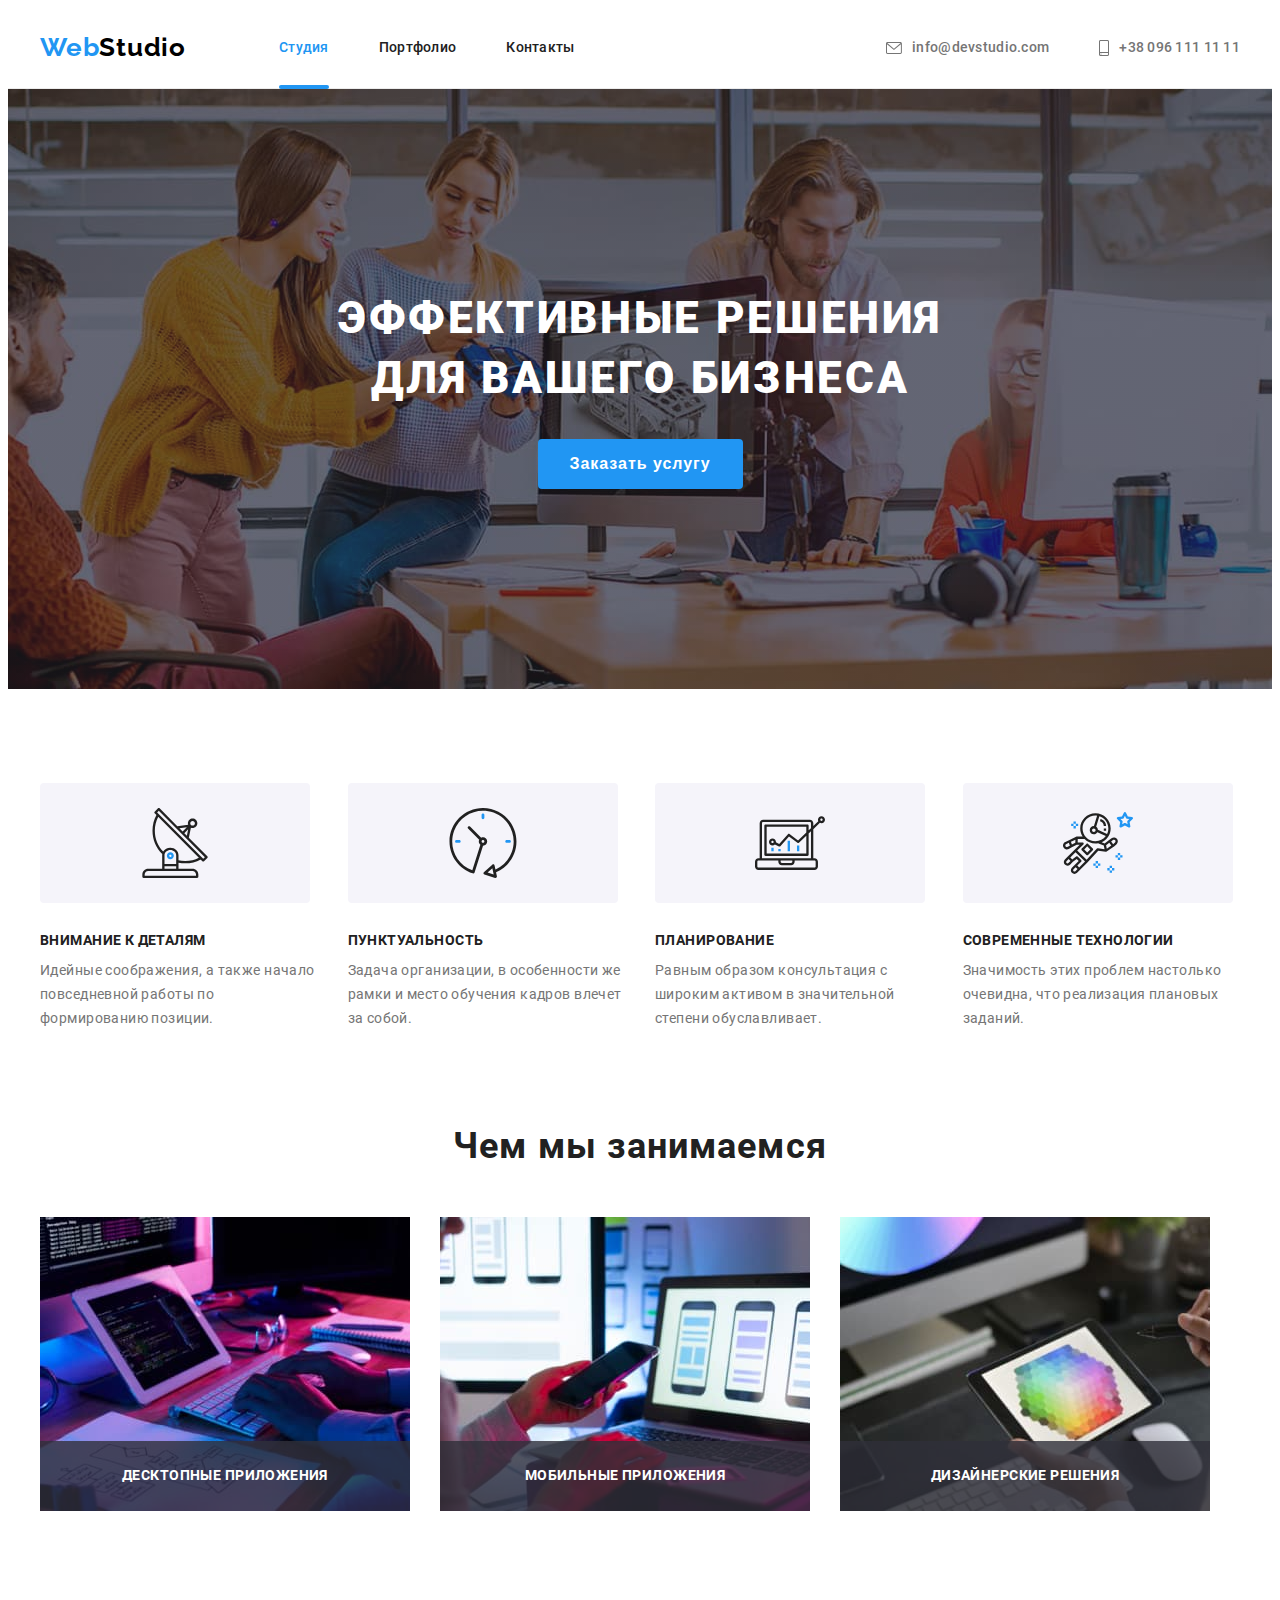
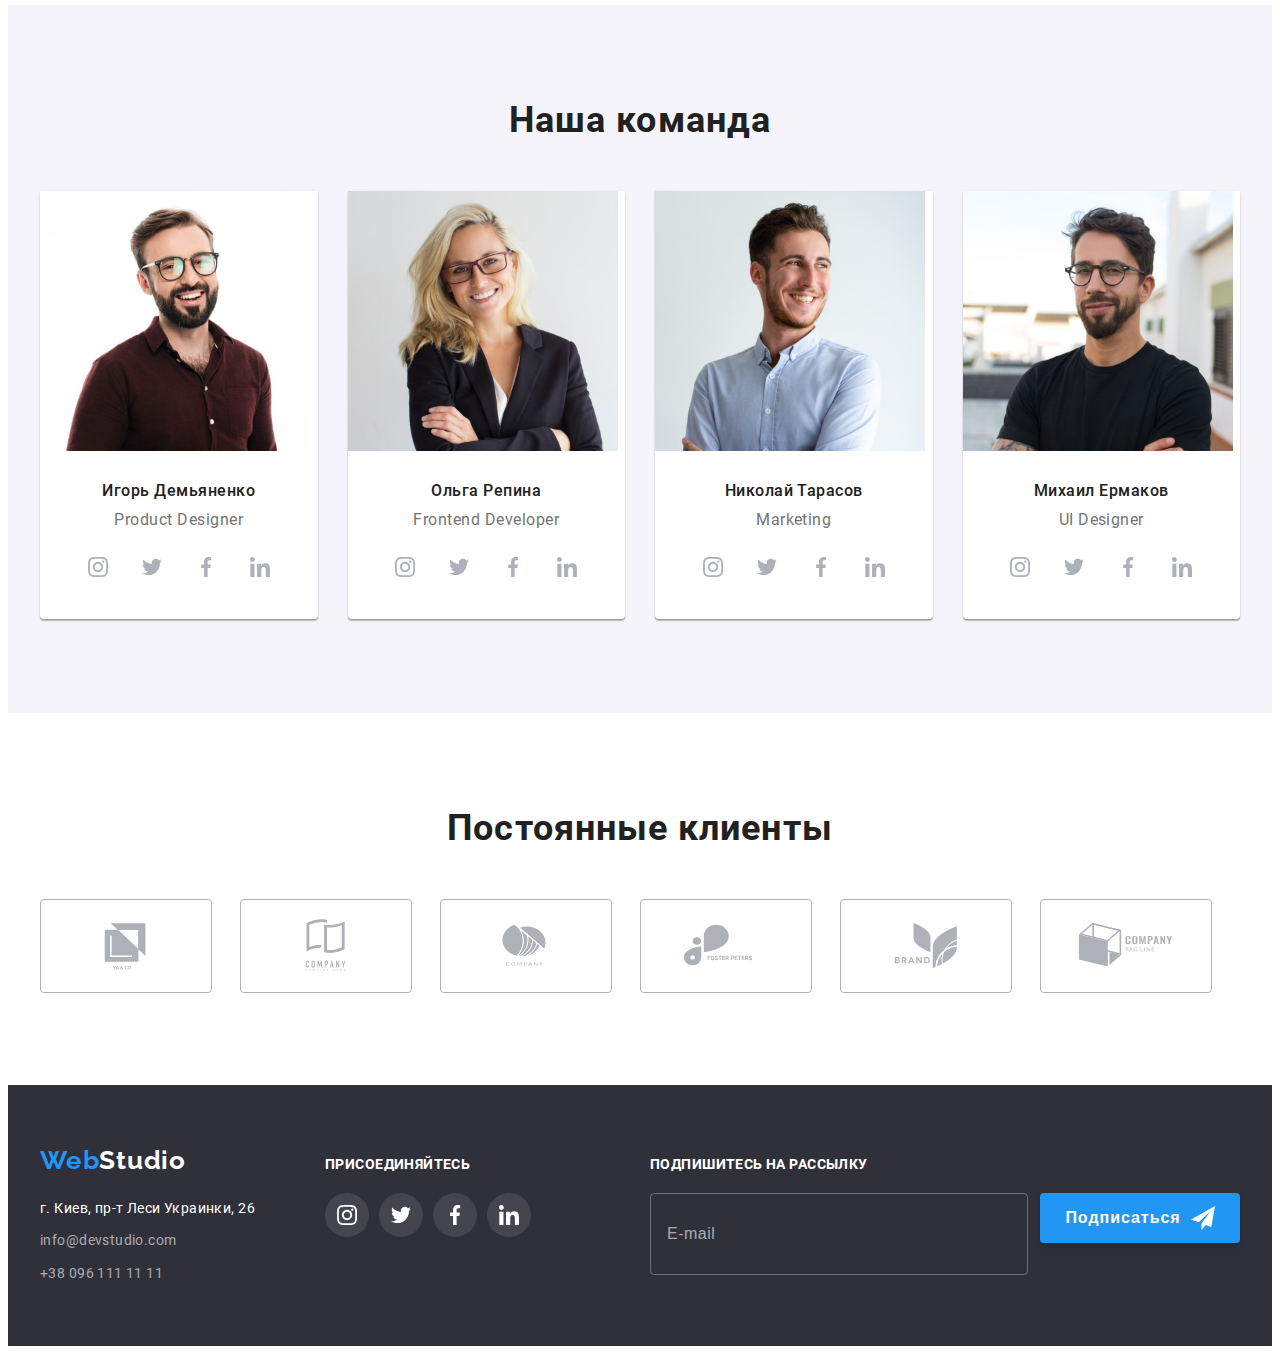
<file: index.html>
<!DOCTYPE html>
<html lang="ru">
  <head>
    <meta charset="UTF-8" />
    <meta http-equiv="X-UA-Compatible" content="IE=edge" />
    <meta name="viewport" content="width=device-width, initial-scale=1.0" />
    <title>Студия</title>
    <link
      rel="stylesheet"
      href="https://cdnjs.cloudflare.com/ajax/libs/modern-normalize/1.1.0/modern-normalize.min.css"
      integrity="sha512-wpPYUAdjBVSE4KJnH1VR1HeZfpl1ub8YT/NKx4PuQ5NmX2tKuGu6U/JRp5y+Y8XG2tV+wKQpNHVUX03MfMFn9Q=="
      crossorigin="anonymous"
      referrerpolicy="no-referrer"
    />

    <link rel="stylesheet" href="./css/main.min.css" />
  </head>
  <body>
    <!--Шапка сайта-->

    <header class="header">
      <div class="container container--header">
        <nav class="navigation">
          <a href="./index.html" lang="en" class="logo logo__header link">
            Web<span class="logo__header--black">Studio</span>
          </a>
          <ul class="navigation__list list">
            <li class="navigation__item">
              <a class="navigation__link navigation__link--current link" href="./index.html"
                >Студия</a
              >
            </li>
            <li class="navigation__item">
              <a class="navigation__link link" href="./portfolio.html">Портфолио</a>
            </li>
            <li class="navigation__item">
              <a class="navigation__link link" href="">Контакты</a>
            </li>
          </ul>
        </nav>

        <ul class="contacts-header list">
          <li class="contacts-header__item">
            <a class="choice-link contacts-header__link link" href="mailto:info@devstudio.com">
              <svg class="contacts-header__icon" width="16" height="12">
                <use href="./images/icons.svg#icon-envelope"></use>
              </svg>
              info@devstudio.com
            </a>
          </li>
          <li class="contacts-header__item">
            <a class="choice-link contacts-header__link link" href="tel:+380961111111">
              <svg class="contacts-header__icon" width="10" height="16">
                <use href="./images/icons.svg#icon-smartphone"></use>
              </svg>
              +38 096 111 11 11
            </a>
          </li>
        </ul>
      </div>
    </header>

    <main>
      <!--Герой-->
      <section class="hero">
        <div class="container container--hero">
          <h1 class="hero__title">Эффективные решения для вашего бизнеса</h1>
          <button class="hero__button btn" type="button" data-modal-open>Заказать услугу</button>
        </div>
      </section>

      <!--Наши преимущества-->
      <section class="advantage section">
        <div class="container">
          <h2 class="visually-hidden">Наши преимущества</h2>
          <ul class="advantage__list list">
            <li class="advantage__item">
              <div class="advantage__thumb">
                <svg width="70" height="70">
                  <use href="./images/icons.svg#icon-antenna"></use>
                </svg>
              </div>

              <h3 class="advantage__title">Внимание к деталям</h3>
              <p class="advantage__text">
                Идейные соображения, а также начало повседневной работы по формированию позиции.
              </p>
            </li>
            <li class="advantage__item">
              <div class="advantage__thumb">
                <svg width="70" height="70">
                  <use href="./images/icons.svg#icon-clock"></use>
                </svg>
              </div>
              <h3 class="advantage__title">Пунктуальность</h3>
              <p class="advantage__text">
                Задача организации, в особенности же рамки и место обучения кадров влечет за собой.
              </p>
            </li>
            <li class="advantage__item">
              <div class="advantage__thumb">
                <svg width="70" height="70">
                  <use href="./images/icons.svg#icon-diagram"></use>
                </svg>
              </div>
              <h3 class="advantage__title">Планирование</h3>
              <p class="advantage__text">
                Равным образом консультация с широким активом в значительной степени обуславливает.
              </p>
            </li>
            <li class="advantage__item">
              <div class="advantage__thumb">
                <svg width="70" height="70">
                  <use href="./images/icons.svg#icon-astronaut"></use>
                </svg>
              </div>
              <h3 class="advantage__title">Современные технологии</h3>
              <p class="advantage__text">
                Значимость этих проблем настолько очевидна, что реализация плановых заданий.
              </p>
            </li>
          </ul>
        </div>
      </section>

      <!--Чем мы занимаемся-->
      <section class="activity section">
        <div class="container">
          <h2 class="activity__title title">Чем мы занимаемся</h2>
          <ul class="activity__list list">
            <li class="activity__item">
              <div class="activity__thumb">
                <img
                  src="./images/img-1.jpg"
                  alt="Разработчик набирает код на клавиатуре"
                  width="370"
                  height="294"
                />

                <p class="activity__text">Десктопные приложения</p>
              </div>
            </li>
            <li class="activity__item">
              <div class="activity__thumb">
                <img
                  src="./images/img-2.jpg"
                  alt="Сотрудник работает с телефоном и ноутбуком"
                  width="370"
                  height="294"
                />

                <p class="activity__text">Мобильные приложения</p>
              </div>
            </li>
            <li class="activity__item">
              <div class="activity__thumb">
                <img
                  src="./images/img-3.jpg"
                  alt="Сотрудник работает с планшетом"
                  width="370"
                  height="294"
                />

                <p class="activity__text">Дизайнерские решения</p>
              </div>
            </li>
          </ul>
        </div>
      </section>

      <!--Наша команда-->
      <section class="team section">
        <div class="container">
          <h2 class="team__title title">Наша команда</h2>
          <ul class="employees list">
            <li class="employees__item">
              <img
                src="./images/img-employee-1.jpg"
                alt="Сотрудник Игорь Демьяненко"
                width="270"
                height="260"
              />

              <div class="employees__wrapper">
                <h3 class="employees__title">Игорь Демьяненко</h3>
                <p class="employees__text" lang="en">Product Designer</p>
                <ul class="social list">
                  <li class="social__item">
                    <a href="" class="social__link social__link--team link">
                      <svg class="social__icon" width="20" height="20">
                        <use href="./images/icons.svg#icon-instagram"></use>
                      </svg>
                    </a>
                  </li>
                  <li class="social__item">
                    <a href="" class="social__link social__link--team link">
                      <svg class="social__icon" width="20" height="20">
                        <use href="./images/icons.svg#icon-twitter"></use>
                      </svg>
                    </a>
                  </li>
                  <li class="social__item">
                    <a href="" class="social__link social__link--team link">
                      <svg class="social__icon" width="20" height="20">
                        <use href="./images/icons.svg#icon-facebook"></use>
                      </svg>
                    </a>
                  </li>
                  <li class="social__item">
                    <a href="" class="social__link social__link--team link">
                      <svg class="social__icon" width="20" height="20">
                        <use href="./images/icons.svg#icon-linkedin"></use>
                      </svg>
                    </a>
                  </li>
                </ul>
              </div>
            </li>

            <li class="employees__item">
              <img
                src="./images/img-employee-2.jpg"
                alt="Сотрудник Ольга Репина"
                width="270"
                height="260"
              />

              <div class="employees__wrapper">
                <h3 class="employees__title">Ольга Репина</h3>
                <p class="employees__text" lang="en">Frontend Developer</p>
                <ul class="social list">
                  <li class="social__item">
                    <a href="" class="social__link social__link--team link">
                      <svg class="social__icon" width="20" height="20">
                        <use href="./images/icons.svg#icon-instagram"></use>
                      </svg>
                    </a>
                  </li>
                  <li class="social__item">
                    <a href="" class="social__link social__link--team link">
                      <svg class="social__icon" width="20" height="20">
                        <use href="./images/icons.svg#icon-twitter"></use>
                      </svg>
                    </a>
                  </li>
                  <li class="social__item">
                    <a href="" class="social__link social__link--team link">
                      <svg class="social__icon" width="20" height="20">
                        <use href="./images/icons.svg#icon-facebook"></use>
                      </svg>
                    </a>
                  </li>
                  <li class="social__item">
                    <a href="" class="social__link social__link--team link">
                      <svg class="social__icon" width="20" height="20">
                        <use href="./images/icons.svg#icon-linkedin"></use>
                      </svg>
                    </a>
                  </li>
                </ul>
              </div>
            </li>

            <li class="employees__item">
              <img
                src="./images/img-employee-3.jpg"
                alt="Сотрудник Николай Тарасов"
                width="270"
                height="260"
              />

              <div class="employees__wrapper">
                <h3 class="employees__title">Николай Тарасов</h3>
                <p class="employees__text" lang="en">Marketing</p>
                <ul class="social list">
                  <li class="social__item">
                    <a href="" class="social__link social__link--team link">
                      <svg class="social__icon" width="20" height="20">
                        <use href="./images/icons.svg#icon-instagram"></use>
                      </svg>
                    </a>
                  </li>
                  <li class="social__item">
                    <a href="" class="social__link social__link--team link">
                      <svg class="social__icon" width="20" height="20">
                        <use href="./images/icons.svg#icon-twitter"></use>
                      </svg>
                    </a>
                  </li>
                  <li class="social__item">
                    <a href="" class="social__link social__link--team link">
                      <svg class="social__icon" width="20" height="20">
                        <use href="./images/icons.svg#icon-facebook"></use>
                      </svg>
                    </a>
                  </li>
                  <li class="social__item">
                    <a href="" class="social__link social__link--team link">
                      <svg class="social__icon" width="20" height="20">
                        <use href="./images/icons.svg#icon-linkedin"></use>
                      </svg>
                    </a>
                  </li>
                </ul>
              </div>
            </li>

            <li class="employees__item">
              <img
                src="./images/img-employee-4.jpg"
                alt="Сотрудник Михаил Ермаков"
                width="270"
                height="260"
              />
              <div class="employees__wrapper">
                <h3 class="employees__title">Михаил Ермаков</h3>
                <p class="employees__text" lang="en">UI Designer</p>
                <ul class="social list">
                  <li class="social__item">
                    <a href="" class="social__link social__link--team link">
                      <svg class="social__icon" width="20" height="20">
                        <use href="./images/icons.svg#icon-instagram"></use>
                      </svg>
                    </a>
                  </li>
                  <li class="social__item">
                    <a href="" class="social__link social__link--team link">
                      <svg class="social__icon" width="20" height="20">
                        <use href="./images/icons.svg#icon-twitter"></use>
                      </svg>
                    </a>
                  </li>
                  <li class="social__item">
                    <a href="" class="social__link social__link--team link">
                      <svg class="social__icon" width="20" height="20">
                        <use href="./images/icons.svg#icon-facebook"></use>
                      </svg>
                    </a>
                  </li>
                  <li class="social__item">
                    <a href="" class="social__link social__link--team link">
                      <svg class="social__icon" width="20" height="20">
                        <use href="./images/icons.svg#icon-linkedin"></use>
                      </svg>
                    </a>
                  </li>
                </ul>
              </div>
            </li>
          </ul>
        </div>
      </section>
      <!--Постоянные клиенты-->
      <section class="clients section">
        <div class="container">
          <h2 class="clients__title title">Постоянные клиенты</h2>
          <ul class="clients__list list">
            <li class="clients__item">
              <a class="clients__link link" href="">
                <svg class="clients__icon" width="106" height="60">
                  <use href="./images/icons.svg#icon-logo-one"></use>
                </svg>
              </a>
            </li>
            <li class="clients__item">
              <a class="clients__link link" href="">
                <svg class="clients__icon" width="106" height="60">
                  <use href="./images/icons.svg#icon-logo-two"></use>
                </svg>
              </a>
            </li>
            <li class="clients__item">
              <a class="clients__link link" href="">
                <svg class="clients__icon" width="106" height="60">
                  <use href="./images/icons.svg#icon-logo-three"></use>
                </svg>
              </a>
            </li>
            <li class="clients__item">
              <a class="clients__link link" href="">
                <svg class="clients__icon" width="106" height="60">
                  <use href="./images/icons.svg#icon-logo-four"></use>
                </svg>
              </a>
            </li>
            <li class="clients__item">
              <a class="clients__link link" href="">
                <svg class="clients__icon" width="106" height="60">
                  <use href="./images/icons.svg#icon-logo-five"></use>
                </svg>
              </a>
            </li>
            <li class="clients__item">
              <a class="clients__link link" href="">
                <svg class="clients__icon" width="106" height="60">
                  <use href="./images/icons.svg#icon-logo-six"></use>
                </svg>
              </a>
            </li>
          </ul>
        </div>
      </section>
    </main>

    <!--Футер-->
    <footer class="footer">
      <div class="container container--footer">
        <div class="address-block">
          <a class="logo logo__footer link" href="./index.html" lang="en">
            Web<span class="logo__footer--white">Studio</span>
          </a>
          <address>
            <ul class="address-block__list list">
              <li class="address-block__item">
                <a class="address-block__link address-block__link--location link" href=""
                  >г. Киев, пр-т Леси Украинки, 26</a
                >
              </li>
              <li class="address-block__item">
                <a class="address-block__link link" href="mailto:info@devstudio.com"
                  >info@devstudio.com</a
                >
              </li>
              <li class="address-block__item">
                <a class="address-block__link link" href="tel:+380961111111">+38 096 111 11 11</a>
              </li>
            </ul>
          </address>
        </div>
        <div class="social-join-block">
          <p class="social-join-block__title">присоединяйтесь</p>
          <ul class="social list">
            <li class="social__item">
              <a href="" class="social__link social__link--footer link">
                <svg class="social__icon" width="20" height="20">
                  <use href="./images/icons.svg#icon-instagram"></use>
                </svg>
              </a>
            </li>
            <li class="social__item">
              <a href="" class="social__link social__link--footer link">
                <svg class="social__icon" width="20" height="20">
                  <use href="./images/icons.svg#icon-twitter"></use>
                </svg>
              </a>
            </li>
            <li class="social__item">
              <a href="" class="social__link social__link--footer link">
                <svg class="social__icon" width="20" height="20">
                  <use href="./images/icons.svg#icon-facebook"></use>
                </svg>
              </a>
            </li>
            <li class="social__item">
              <a href="" class="social__link social__link--footer link">
                <svg class="social__icon" width="20" height="20">
                  <use href="./images/icons.svg#icon-linkedin"></use>
                </svg>
              </a>
            </li>
          </ul>
        </div>
        <div class="subscribe-block">
          <p class="subscribe-block__title">Подпишитесь на рассылку</p>

          <form action="#" class="subscribe-form">
            <input type="email" name="email" class="subscribe-form__input" placeholder="E-mail" />
            <button type="submit" class="subscribe-form__btn btn">
              Подписаться
              <svg class="subscribe-form__icon" width="24" height="24">
                <use href="./images/icons.svg#icon-send"></use>
              </svg>
            </button>
          </form>
        </div>
      </div>
    </footer>

    <!--MODAL WINDOW-->

    <div class="backdrop is-hidden" data-modal>
      <div class="modal">
        <button type="button" class="modal__btn-close" data-modal-close>
          <svg width="18" height="18">
            <use href="./images/icons.svg#icon-close"></use>
          </svg>
        </button>
        <p class="modal__title">Оставьте свои данные, мы вам перезвоним</p>
        <form action="#" class="form-modal">
          <label for="input-name" class="form-modal__label">Имя</label>
          <div class="form-modal__icon-wrap">
            <input type="text" name="name" id="input-name" class="form-modal__input" />
            <svg width="18" height="18" class="form-modal__input-icon">
              <use href="./images/icons.svg#icon-person"></use>
            </svg>
          </div>
          <label for="input-tel" class="form-modal__label">Телефон</label>
          <div class="form-modal__icon-wrap">
            <input type="tel" name="tel" id="input-tel" class="form-modal__input" />
            <svg width="18" height="18" class="form-modal__input-icon">
              <use href="./images/icons.svg#icon-phone"></use>
            </svg>
          </div>
          <label for="input-email" class="form-modal__label">Почта</label>
          <div class="form-modal__icon-wrap">
            <input type="email" name="email" id="input-email" class="form-modal__input" />
            <svg width="18" height="18" class="form-modal__input-icon">
              <use href="./images/icons.svg#icon-email"></use>
            </svg>
          </div>
          <label for="input-text-area" class="form-modal__label">Комментарий</label>
          <textarea
            name="text"
            id="input-text-area"
            class="form-modal__text-area"
            placeholder="Введите текст"
          ></textarea>

          <input
            type="checkbox"
            name="checkbox"
            id="modal-form-checkbox"
            class="form-modal__checkbox visually-hidden"
          />
          <label for="modal-form-checkbox" class="form-modal__checkbox-label"
            ><span class="form-modal__icon-wrapper"
              ><svg width="16" height="15" class="form-modal__checkbox-icon">
                <use href="./images/icons.svg#icon-check"></use></svg></span
            >Соглашаюсь с рассылкой и принимаю&nbsp;<a href="" class="modal-contracts"
              >Условия договора</a
            ></label
          >

          <button type="submit" class="form-modal__btn btn">Отправить</button>
        </form>
      </div>
    </div>

    <script src="./js/modal.js"></script>
  </body>
</html>
</file>
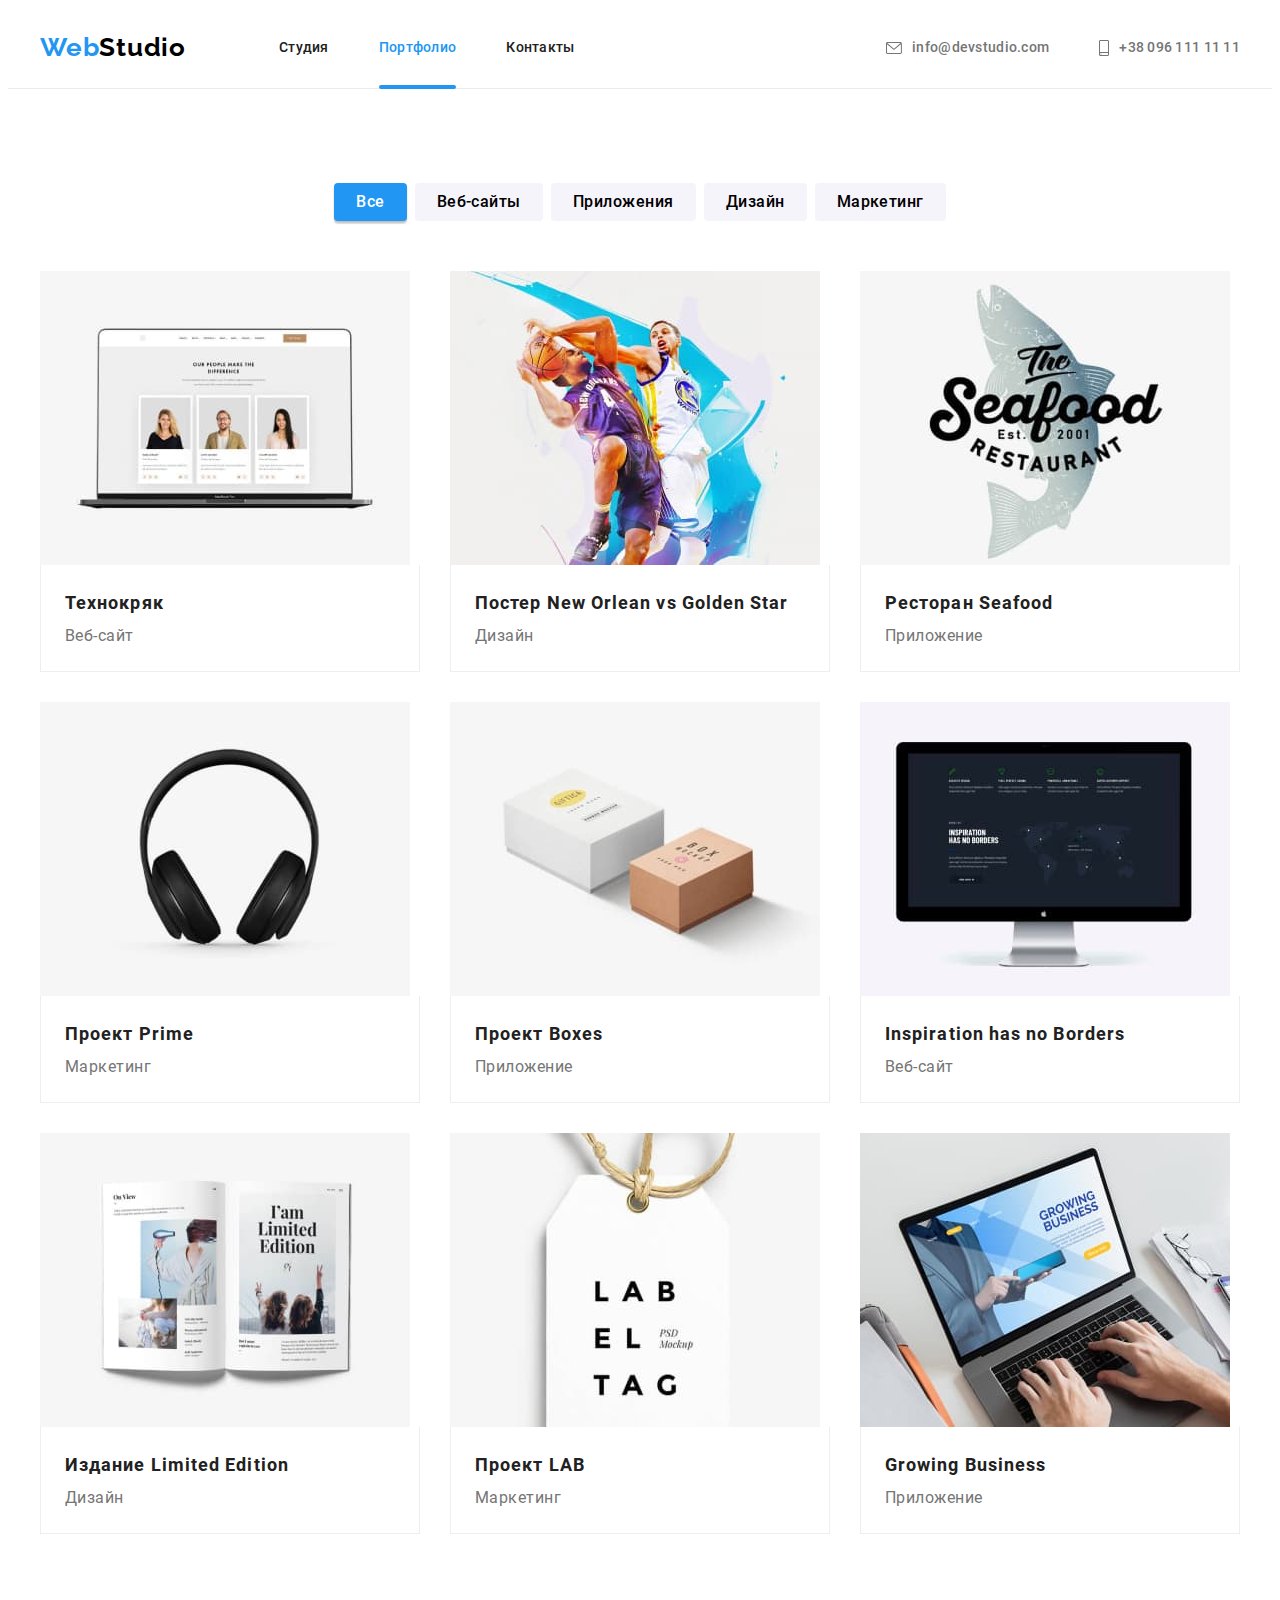
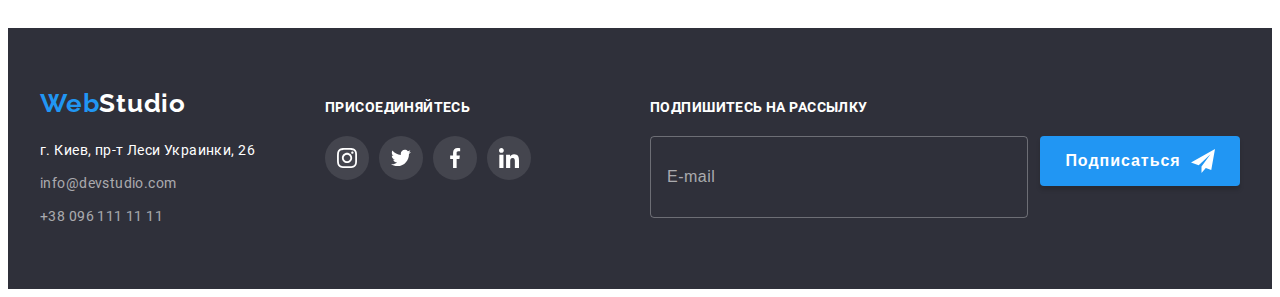
<file: portfolio.html>
<!DOCTYPE html>
<html lang="ru">
  <head>
    <meta charset="UTF-8" />
    <meta http-equiv="X-UA-Compatible" content="IE=edge" />
    <meta name="viewport" content="width=device-width, initial-scale=1.0" />
    <title>Портфолио</title>
    <link
      rel="stylesheet"
      href="https://cdnjs.cloudflare.com/ajax/libs/modern-normalize/1.1.0/modern-normalize.min.css"
      integrity="sha512-wpPYUAdjBVSE4KJnH1VR1HeZfpl1ub8YT/NKx4PuQ5NmX2tKuGu6U/JRp5y+Y8XG2tV+wKQpNHVUX03MfMFn9Q=="
      crossorigin="anonymous"
      referrerpolicy="no-referrer"
    />

    <link rel="stylesheet" href="./css/main.min.css" />
  </head>
  <body>
    <!--Шапка сайта-->

    <header class="header">
      <div class="container container--header">
        <nav class="navigation">
          <a href="./index.html" lang="en" class="logo logo__header link">
            Web<span class="logo__header--black">Studio</span>
          </a>
          <ul class="navigation__list">
            <li class="navigation__item">
              <a class="navigation__link link" href="./index.html">Студия</a>
            </li>
            <li class="navigation__item">
              <a class="navigation__link navigation__link--current link" href="./portfolio.html"
                >Портфолио</a
              >
            </li>
            <li class="navigation__item">
              <a class="navigation__link link" href="">Контакты</a>
            </li>
          </ul>
        </nav>

        <ul class="contacts-header">
          <li class="contacts-header__item">
            <a class="contacts-header__link link" href="mailto:info@devstudio.com">
              <svg class="contacts-header__icon" width="16" height="12">
                <use href="./images/icons.svg#icon-envelope"></use>
              </svg>
              info@devstudio.com
            </a>
          </li>
          <li class="contacts-header__item">
            <a class="contacts-header__link link" href="tel:+380961111111">
              <svg class="contacts-header__icon" width="10" height="16">
                <use href="./images/icons.svg#icon-smartphone"></use>
              </svg>
              +38 096 111 11 11
            </a>
          </li>
        </ul>
      </div>
    </header>

    <main>
      <section class="examples section">
        <div class="container">
          <h1 class="visually-hidden">Наши работы</h1>
          <ul class="buttons-filters">
            <li class="buttons-filters__item">
              <button class="buttons-filters__btn current-btn" type="button">Все</button>
            </li>
            <li class="buttons-filters__item">
              <button class="buttons-filters__btn" type="button">Веб-сайты</button>
            </li>
            <li class="buttons-filters__item">
              <button class="buttons-filters__btn" type="button">Приложения</button>
            </li>
            <li class="buttons-filters__item">
              <button class="buttons-filters__btn" type="button">Дизайн</button>
            </li>
            <li class="buttons-filters__item">
              <button class="buttons-filters__btn" type="button">Маркетинг</button>
            </li>
          </ul>

          <ul class="examples-cards">
            <li class="examples-cards__item">
              <a href="" class="examples-cards__link link">
                <div class="examples-cards__thumb">
                  <img
                    src="./images/portfolio-1.jpg"
                    alt="Веб-сайт открыт на ноутбуке"
                    width="370"
                    height="294"
                  />
                  <p class="examples-cards__text-overlay">
                    Технокряк это современная площадка распространения коронавируса. Компании
                    используют эту платформу для цифрового шпионажа и атак на защищённые сервера
                    конкурентов.
                  </p>
                </div>
                <div class="examples-cards__caption">
                  <h2 class="examples-cards__title">Технокряк</h2>
                  <p class="examples-cards__text">Веб-сайт</p>
                </div>
              </a>
            </li>

            <li class="examples-cards__item">
              <a href="" class="examples-cards__link link">
                <div class="examples-cards__thumb">
                  <img
                    src="./images/portfolio-2.jpg"
                    alt="Два баскетболиста"
                    width="370"
                    height="294"
                  />
                  <p class="examples-cards__text-overlay">
                    Технокряк это современная площадка распространения коронавируса. Компании
                    используют эту платформу для цифрового шпионажа и атак на защищённые сервера
                    конкурентов.
                  </p>
                </div>
                <div class="examples-cards__caption">
                  <h2 class="examples-cards__title">
                    Постер <span lang="en">New Orlean vs Golden Star</span>
                  </h2>
                  <p class="examples-cards__text">Дизайн</p>
                </div></a
              >
            </li>

            <li class="examples-cards__item">
              <a href="" class="examples-cards__link link">
                <div class="examples-cards__thumb">
                  <img
                    src="./images/portfolio-3.jpg"
                    alt="Логотип ресторана"
                    width="370"
                    height="294"
                  />
                  <p class="examples-cards__text-overlay">
                    Технокряк это современная площадка распространения коронавируса. Компании
                    используют эту платформу для цифрового шпионажа и атак на защищённые сервера
                    конкурентов.
                  </p>
                </div>
                <div class="examples-cards__caption">
                  <h2 class="examples-cards__title">Ресторан <span lang="en">Seafood</span></h2>
                  <p class="examples-cards__text">Приложение</p>
                </div></a
              >
            </li>

            <li class="examples-cards__item">
              <a href="" class="examples-cards__link link">
                <div class="examples-cards__thumb">
                  <img src="./images/portfolio-4.jpg" alt="Наушники" width="370" height="294" />
                  <p class="examples-cards__text-overlay">
                    Технокряк это современная площадка распространения коронавируса. Компании
                    используют эту платформу для цифрового шпионажа и атак на защищённые сервера
                    конкурентов.
                  </p>
                </div>
                <div class="examples-cards__caption">
                  <h2 class="examples-cards__title">Проект <span lang="en">Prime</span></h2>
                  <p class="examples-cards__text">Маркетинг</p>
                </div></a
              >
            </li>

            <li class="examples-cards__item">
              <a href="" class="examples-cards__link link">
                <div class="examples-cards__thumb">
                  <img src="./images/portfolio-5.jpg" alt="Две коробки" width="370" height="294" />
                  <p class="examples-cards__text-overlay">
                    Технокряк это современная площадка распространения коронавируса. Компании
                    используют эту платформу для цифрового шпионажа и атак на защищённые сервера
                    конкурентов.
                  </p>
                </div>
                <div class="examples-cards__caption">
                  <h2 class="examples-cards__title">Проект <span lang="en">Boxes</span></h2>
                  <p class="examples-cards__text">Приложение</p>
                </div></a
              >
            </li>

            <li class="examples-cards__item">
              <a href="" class="examples-cards__link link">
                <div class="examples-cards__thumb">
                  <img src="./images/portfolio-6.jpg" alt="Монитор" width="370" height="294" />
                  <p class="examples-cards__text-overlay">
                    Технокряк это современная площадка распространения коронавируса. Компании
                    используют эту платформу для цифрового шпионажа и атак на защищённые сервера
                    конкурентов.
                  </p>
                </div>
                <div class="examples-cards__caption">
                  <h2 class="examples-cards__title" lang="en">Inspiration has no Borders</h2>
                  <p class="examples-cards__text">Веб-сайт</p>
                </div></a
              >
            </li>

            <li class="examples-cards__item">
              <a href="" class="examples-cards__link link">
                <div class="examples-cards__thumb">
                  <img src="./images/portfolio-7.jpg" alt="Журнал" width="370" height="294" />
                  <p class="examples-cards__text-overlay">
                    Технокряк это современная площадка распространения коронавируса. Компании
                    используют эту платформу для цифрового шпионажа и атак на защищённые сервера
                    конкурентов.
                  </p>
                </div>
                <div class="examples-cards__caption">
                  <h2 class="examples-cards__title">
                    Издание <span lang="en">Limited Edition</span>
                  </h2>
                  <p class="examples-cards__text">Дизайн</p>
                </div></a
              >
            </li>

            <li class="examples-cards__item">
              <a href="" class="examples-cards__link link">
                <div class="examples-cards__thumb">
                  <img src="./images/portfolio-8.jpg" alt="Ярлык" width="370" height="294" />
                  <p class="examples-cards__text-overlay">
                    Технокряк это современная площадка распространения коронавируса. Компании
                    используют эту платформу для цифрового шпионажа и атак на защищённые сервера
                    конкурентов.
                  </p>
                </div>
                <div class="examples-cards__caption">
                  <h2 class="examples-cards__title">Проект <span lang="en">LAB</span></h2>
                  <p class="examples-cards__text">Маркетинг</p>
                </div></a
              >
            </li>

            <li class="examples-cards__item">
              <a href="" class="examples-cards__link link">
                <div class="examples-cards__thumb">
                  <img
                    src="./images/portfolio-9.jpg"
                    alt="Человек работает за ноутбуком"
                    width="370"
                    height="294"
                  />
                  <p class="examples-cards__text-overlay">
                    Технокряк это современная площадка распространения коронавируса. Компании
                    используют эту платформу для цифрового шпионажа и атак на защищённые сервера
                    конкурентов.
                  </p>
                </div>
                <div class="examples-cards__caption">
                  <h2 class="examples-cards__title" lang="en">Growing Business</h2>
                  <p class="examples-cards__text">Приложение</p>
                </div></a
              >
            </li>
          </ul>
        </div>
      </section>
    </main>

    <!--Футер-->
    <footer class="footer">
      <div class="container container--footer">
        <div class="address-block">
          <a class="logo logo__footer link" href="./index.html" lang="en">
            Web<span class="logo__footer--white">Studio</span>
          </a>
          <address>
            <ul class="address-block__list">
              <li class="address-block__item">
                <a class="address-block__link address-block__link--location link" href=""
                  >г. Киев, пр-т Леси Украинки, 26</a
                >
              </li>
              <li class="address-block__item">
                <a class="address-block__link link" href="mailto:info@devstudio.com"
                  >info@devstudio.com</a
                >
              </li>
              <li class="address-block__item">
                <a class="address-block__link link" href="tel:+380961111111">+38 096 111 11 11</a>
              </li>
            </ul>
          </address>
        </div>
        <div class="social-join-block">
          <p class="social-join-block__title">присоединяйтесь</p>
          <ul class="social">
            <li class="social__item">
              <a href="" class="social__link social__link--footer link">
                <svg class="social__icon" width="20" height="20">
                  <use href="./images/icons.svg#icon-instagram"></use>
                </svg>
              </a>
            </li>
            <li class="social__item">
              <a href="" class="social__link social__link--footer link">
                <svg class="social__icon" width="20" height="20">
                  <use href="./images/icons.svg#icon-twitter"></use>
                </svg>
              </a>
            </li>
            <li class="social__item">
              <a href="" class="social__link social__link--footer link">
                <svg class="social__icon" width="20" height="20">
                  <use href="./images/icons.svg#icon-facebook"></use>
                </svg>
              </a>
            </li>
            <li class="social__item">
              <a href="" class="social__link social__link--footer link">
                <svg class="social__icon" width="20" height="20">
                  <use href="./images/icons.svg#icon-linkedin"></use>
                </svg>
              </a>
            </li>
          </ul>
        </div>
        <div class="subscribe-block">
          <p class="subscribe-block__title">Подпишитесь на рассылку</p>

          <form action="#" class="subscribe-form">
            <input type="email" name="email" class="subscribe-form__input" placeholder="E-mail" />
            <button type="submit" class="subscribe-form__btn btn">
              Подписаться
              <svg class="subscribe-form__icon" width="24" height="24">
                <use href="./images/icons.svg#icon-send"></use>
              </svg>
            </button>
          </form>
        </div>
      </div>
    </footer>
  </body>
</html>
</file>
<file: css/main.min.css>
@font-face{font-family:'Raleway';font-style:normal;font-weight:700;src:url("../fonts/raleway-v22-latin_cyrillic-700.eot");src:local(""),url("../fonts/raleway-v22-latin_cyrillic-700.eot?#iefix") format("embedded-opentype"),url("../fonts/raleway-v22-latin_cyrillic-700.woff2") format("woff2"),url("../fonts/raleway-v22-latin_cyrillic-700.woff") format("woff"),url("../fonts/raleway-v22-latin_cyrillic-700.ttf") format("truetype"),url("../fonts/raleway-v22-latin_cyrillic-700.svg#Raleway") format("svg")}@font-face{font-family:'Roboto';font-style:normal;font-weight:400;src:url("../fonts/roboto-v29-latin_cyrillic-regular.eot");src:local(""),url("../fonts/roboto-v29-latin_cyrillic-regular.eot?#iefix") format("embedded-opentype"),url("../fonts/roboto-v29-latin_cyrillic-regular.woff2") format("woff2"),url("../fonts/roboto-v29-latin_cyrillic-regular.woff") format("woff"),url("../fonts/roboto-v29-latin_cyrillic-regular.ttf") format("truetype"),url("../fonts/roboto-v29-latin_cyrillic-regular.svg#Roboto") format("svg")}@font-face{font-family:'Roboto';font-style:normal;font-weight:500;src:url("../fonts/roboto-v29-latin_cyrillic-500.eot");src:local(""),url("../fonts/roboto-v29-latin_cyrillic-500.eot?#iefix") format("embedded-opentype"),url("../fonts/roboto-v29-latin_cyrillic-500.woff2") format("woff2"),url("../fonts/roboto-v29-latin_cyrillic-500.woff") format("woff"),url("../fonts/roboto-v29-latin_cyrillic-500.ttf") format("truetype"),url("../fonts/roboto-v29-latin_cyrillic-500.svg#Roboto") format("svg")}@font-face{font-family:'Roboto';font-style:normal;font-weight:700;src:url("../fonts/roboto-v29-latin_cyrillic-700.eot");src:local(""),url("../fonts/roboto-v29-latin_cyrillic-700.eot?#iefix") format("embedded-opentype"),url("../fonts/roboto-v29-latin_cyrillic-700.woff2") format("woff2"),url("../fonts/roboto-v29-latin_cyrillic-700.woff") format("woff"),url("../fonts/roboto-v29-latin_cyrillic-700.ttf") format("truetype"),url("../fonts/roboto-v29-latin_cyrillic-700.svg#Roboto") format("svg")}@font-face{font-family:'Roboto';font-style:normal;font-weight:900;src:url("../fonts/roboto-v29-latin_cyrillic-900.eot");src:local(""),url("../fonts/roboto-v29-latin_cyrillic-900.eot?#iefix") format("embedded-opentype"),url("../fonts/roboto-v29-latin_cyrillic-900.woff2") format("woff2"),url("../fonts/roboto-v29-latin_cyrillic-900.woff") format("woff"),url("../fonts/roboto-v29-latin_cyrillic-900.ttf") format("truetype"),url("../fonts/roboto-v29-latin_cyrillic-900.svg#Roboto") format("svg")}h1,h2,h3,h4,h5,h6,p{margin:0}ul{margin:0;padding:0;list-style:none}img{display:block;max-width:100%;height:auto}button{cursor:pointer}.link{text-decoration:none}input:-webkit-autofill,input:-webkit-autofill:hover,input:-webkit-autofill:focus,input:-webkit-autofill:active{transition:background-color 5000s ease-in-out 0s;-webkit-box-shadow:0 0 0px 1000px transparent inset}:root{--main-text-color: #212121;--secondary-text-color: #757575;--accent-color: #2196f3;--main-page-color: #ffffff;--first-section-color: #2f303a;--secondary-section-color: #f5f4fa;--footer-address-color: rgba(255, 255, 255, 0.6);--header-part-logo: #000000;--hover-main-btn: #188ce8;--header-border: #ececec;--portfolio-border: #eeeeee;--main-icon-color: #afb1b8;--footer-icon-bg: rgba(255, 255, 255, 0.1);--backdrop-bg-color: rgba(0, 0, 0, 0.2);--set-margin-card: 30px}.is-hidden{visibility:hidden;opacity:0;pointer-events:none}.visually-hidden{position:absolute;white-space:nowrap;width:1px;height:1px;overflow:hidden;border:0;padding:0;clip:rect(0 0 0 0);clip-path:inset(50%);margin:-1px}.logo{display:block;font-family:Raleway, sans-serif;font-weight:700;font-size:26px;line-height:1.2;letter-spacing:.03em;color:var(--accent-color)}.btn{display:block;font-weight:700;font-size:16px;line-height:1.87;letter-spacing:.06em;color:var(--main-page-color);background-color:var(--accent-color);border-radius:4px;border:none}.container{width:1200px;padding-left:15px;padding-right:15px;margin:0 auto}.section{padding-top:94px;padding-bottom:94px}.title{font-weight:700;font-size:36px;line-height:1.17;letter-spacing:.03em;text-align:center}.social{display:flex;justify-content:center}.social__item{width:44px;height:44px;margin-right:10px}.social__item:last-child{margin-right:0}.social__link{width:100%;height:100%;border-radius:50%;display:flex;justify-content:center;align-items:center}.social__icon{fill:currentColor}.subscribe-form{display:flex}.subscribe-form__input{margin-right:12px;padding-left:16px;padding-top:15px;padding-bottom:15px;width:358px;height:50px;border:1px solid rgba(255,255,255,0.3);border-radius:4px;background-color:transparent;font-weight:400;font-size:16px;line-height:1.25;letter-spacing:.03em;color:var(--footer-address-color)}.subscribe-form__input::placeholder{font-weight:400;font-size:16px;line-height:1.25;letter-spacing:.03em;color:var(--footer-address-color)}.subscribe-form__btn{display:flex;justify-content:center;align-items:center;width:200px;height:50px;box-shadow:0px 4px 4px rgba(0,0,0,0.15);transition:background-color 250ms cubic-bezier(0.4, 0, 0.2, 1)}.subscribe-form__btn:hover,.subscribe-form__btn:focus{background-color:var(--hover-main-btn)}.subscribe-form__icon{margin-left:10px}.subscribe-form__input:-webkit-autofill,.subscribe-form__input:-webkit-autofill:hover,.subscribe-form__input:-webkit-autofill:focus,.subscribe-form__input:-webkit-autofill:active{-webkit-text-fill-color:var(--footer-address-color)}body{font-family:'Roboto', sans-serif;background-color:var(--main-page-color);color:var(--main-text-color)}.header{border-bottom:1px solid var(--header-border)}.container--header{display:flex}.navigation{display:flex;margin-right:auto}.logo__header{padding-top:24px;padding-bottom:25px;margin-right:93px}.logo__header--black{color:var(--header-part-logo)}.navigation__list{display:flex}.navigation__item{margin-right:50px}.navigation__item:last-child{margin-right:0}.navigation__link{display:block;padding-top:32px;padding-bottom:32px;font-weight:500;font-size:14px;line-height:1.14;letter-spacing:.02em;color:currentColor;transition:color 250ms cubic-bezier(0.4, 0, 0.2, 1)}.navigation__link:hover,.navigation__link:focus{color:var(--accent-color)}.navigation__link--current{position:relative;color:var(--accent-color)}.navigation__link--current::after{content:'';position:absolute;left:0;bottom:-1px;width:100%;height:4px;border-radius:2px;background-color:var(--accent-color)}.contacts-header{display:flex}.contacts-header__item{margin-right:50px}.contacts-header__item:last-child{margin-right:0}.contacts-header__link{display:flex;align-items:center;padding-top:32px;padding-bottom:32px;font-weight:500;font-size:14px;line-height:1.14;letter-spacing:.02em;color:var(--secondary-text-color);transition:color 250ms cubic-bezier(0.4, 0, 0.2, 1)}.contacts-header__link:hover,.contacts-header__link:focus{color:var(--accent-color)}.contacts-header__icon{margin-right:10px;fill:currentColor}.hero{display:flex;justify-content:center;align-items:center}.container--hero{display:flex;justify-content:center;align-items:center;flex-direction:column;width:1600px;height:600px;background-color:var(--first-section-color);background-image:linear-gradient(rgba(47,48,58,0.4), rgba(47,48,58,0.4)),url(../images/hero-bg.jpg);background-repeat:no-repeat;background-size:cover;background-position:center}.hero__title{font-weight:900;font-size:44px;line-height:1.36;letter-spacing:.06em;color:var(--main-page-color);text-transform:uppercase;width:696px;text-align:center}.hero__button{margin-top:30px;padding:10px 32px;min-width:200px;height:50px;transition:background-color 250ms cubic-bezier(0.4, 0, 0.2, 1)}.hero__button:hover,.hero__button:focus{background-color:var(--hover-main-btn)}.advantage__list{display:flex;margin-right:-30px}.advantage__item{margin-right:30px;flex-basis:calc(100% / 4 - 30px)}.advantage__thumb{display:flex;justify-content:center;align-items:center;width:270px;height:120px;background-color:var(--secondary-section-color);border-radius:4px;margin-bottom:30px}.advantage__title{font-weight:700;font-size:14px;line-height:1.14;letter-spacing:.03em;text-transform:uppercase;margin-bottom:10px}.advantage__text{font-weight:400;font-size:14px;line-height:1.71;letter-spacing:.03em;color:var(--secondary-text-color)}.activity{padding-top:0}.activity__title{margin-bottom:50px}.activity__list{display:flex;margin-right:calc(-1 * var(--set-margin-card))}.activity__item{margin-right:var(--set-margin-card);flex-basis:calc 33.33333%-var(--set-margin-card)}.activity__thumb{position:relative}.activity__text{position:absolute;bottom:0;left:0;display:flex;justify-content:center;align-items:center;width:100%;height:70px;font-weight:700;font-size:14px;line-height:1.14;letter-spacing:.03em;color:var(--main-page-color);text-transform:uppercase;text-align:center;background-color:rgba(47,48,58,0.8)}.team{background-color:var(--secondary-section-color)}.team__title{margin-bottom:50px}.employees{display:flex;margin-right:calc(-1 * var(--set-margin-card))}.employees__item{margin-right:var(--set-margin-card);flex-basis:calc(100% / 3 - var(--set-margin-card));background-color:var(--main-page-color);box-shadow:0px 1px 3px rgba(0,0,0,0.12),0px 1px 1px rgba(0,0,0,0.14),0px 2px 1px rgba(0,0,0,0.2);border-radius:0px 0px 4px 4px}.employees__wrapper{padding:30px 32px}.employees__title{font-weight:500;font-size:16px;line-height:1.19;letter-spacing:.03em;text-align:center;margin-bottom:10px}.employees__text{font-weight:400;font-size:16px;line-height:1.19;letter-spacing:.03em;color:var(--secondary-text-color);text-align:center;margin-bottom:16px}.social__link--team{color:var(--main-icon-color);transition:background-color 250ms cubic-bezier(0.4, 0, 0.2, 1),color 250ms cubic-bezier(0.4, 0, 0.2, 1)}.social__link--team:hover,.social__link--team:focus{background-color:var(--accent-color);color:var(--main-page-color)}.clients__title{margin-bottom:50px}.clients__list{display:flex}.clients__item{width:170px;height:92px;margin-right:30px}.clients__item:last-child{margin-right:0}.clients__link{display:flex;justify-content:center;align-items:center;width:100%;height:100%;border:1px solid var(--main-icon-color);border-radius:4px;color:var(--main-icon-color);transition:border-color 250ms cubic-bezier(0.4, 0, 0.2, 1),color 250ms cubic-bezier(0.4, 0, 0.2, 1)}.clients__link:hover,.clients__link:focus{color:var(--accent-color);border-color:var(--accent-color)}.clients__icon{fill:currentColor}.footer{background-color:var(--first-section-color);padding-top:60px;padding-bottom:60px}.container--footer{display:flex;align-items:baseline}.address-block{margin-right:70px}.logo__footer{margin-bottom:20px}.logo__footer--white{color:var(--main-page-color)}.address-block__item{margin-bottom:9px}.address-block__item:last-child{margin-bottom:0}.address-block__link{font-weight:400;font-size:14px;line-height:1.71;letter-spacing:.03em;color:var(--footer-address-color);font-style:normal;transition:color 250ms cubic-bezier(0.4, 0, 0.2, 1)}.address-block__link:hover,.address-block__link:focus{color:var(--accent-color)}.address-block__link--location{color:var(--main-page-color)}.social-join-block{margin-right:auto}.social-join-block__title{font-weight:700;font-size:14px;line-height:1.14;letter-spacing:.03em;color:var(--main-page-color);text-transform:uppercase;margin-bottom:20px}.footer-socials-list{display:flex}.social__link--footer{color:var(--main-page-color);background-color:var(--footer-icon-bg);transition:background-color 250ms cubic-bezier(0.4, 0, 0.2, 1)}.social__link--footer:hover,.social__link--footer:focus{background-color:var(--accent-color)}.subscribe-block__title{font-weight:700;font-size:14px;line-height:1.14;letter-spacing:.03em;color:var(--main-page-color);text-transform:uppercase;margin-bottom:20px}.buttons-filters{display:flex;justify-content:center;margin-bottom:50px}.buttons-filters__item{margin-right:8px}.buttons-filters__item:last-child{margin-right:0}.buttons-filters__btn{font-weight:500;font-size:16px;line-height:1.62;letter-spacing:.03em;font-family:inherit;background:var(--secondary-section-color);border-radius:4px;border:none;padding:6px 22px;transition:background-color 250ms cubic-bezier(0.4, 0, 0.2, 1),color 250ms cubic-bezier(0.4, 0, 0.2, 1),box-shadow 250ms cubic-bezier(0.4, 0, 0.2, 1)}.buttons-filters__btn:hover,.buttons-filters__btn:focus{background-color:var(--accent-color);color:var(--main-page-color);box-shadow:0px 3px 1px rgba(0,0,0,0.1),0px 1px 2px rgba(0,0,0,0.08),0px 2px 2px rgba(0,0,0,0.12)}.current-btn{background-color:var(--accent-color);color:var(--main-page-color);box-shadow:0px 3px 1px rgba(0,0,0,0.1),0px 1px 2px rgba(0,0,0,0.08),0px 2px 2px rgba(0,0,0,0.12)}.examples-cards{display:flex;flex-wrap:wrap;margin-bottom:calc(-1 * var(--set-margin-card));margin-right:calc(-1 * var(--set-margin-card))}.examples-cards__item{margin-bottom:var(--set-margin-card);margin-right:var(--set-margin-card);flex-basis:calc(100% / 3 - var(--set-margin-card))}.examples-cards__link{display:block;transition:box-shadow 250ms cubic-bezier(0.4, 0, 0.2, 1)}.examples-cards__link:hover,.examples-cards__link:focus{box-shadow:0px 1px 1px rgba(0,0,0,0.12),0px 4px 4px rgba(0,0,0,0.06),1px 4px 6px rgba(0,0,0,0.16)}.examples-cards__thumb{position:relative;overflow:hidden}.examples-cards__text-overlay{position:absolute;left:0;top:0;transform:translateY(101%);padding:63px 24px;width:100%;height:100%;font-weight:400;font-size:18px;line-height:1.6;letter-spacing:.03em;color:var(--main-page-color);background-color:rgba(33,150,243,0.9);transition:transform 250ms cubic-bezier(0.4, 0, 0.2, 1)}.examples-cards__link:hover .examples-cards__text-overlay,.examples-cards__link:focus .examples-cards__text-overlay{transform:translateY(0)}.examples-cards__caption{padding:20px 24px;background-color:var(--main-page-color);border-right:1px solid var(--portfolio-border);border-left:1px solid var(--portfolio-border);border-bottom:1px solid var(--portfolio-border)}.examples-cards__title{font-weight:700;font-size:18px;line-height:2;letter-spacing:.06em;color:var(--main-text-color)}.examples-cards__text{font-weight:400;font-size:16px;line-height:1.87;letter-spacing:.03em;color:var(--secondary-text-color)}.backdrop{position:fixed;top:0;left:0;width:100vw;height:100vh;background-color:var(--backdrop-bg-color);transition:visibility 250ms cubic-bezier(0.4, 0, 0.2, 1),opacity 250ms cubic-bezier(0.4, 0, 0.2, 1)}.backdrop.is-hidden .modal{transform:translate(-50%, -50%) scale(1.5)}.modal{position:absolute;top:50%;left:50%;transform:translate(-50%, -50%) scale(1);padding:40px;width:528px;height:581px;background-color:var(--main-page-color);box-shadow:0px 1px 3px rgba(0,0,0,0.12),0px 1px 1px rgba(0,0,0,0.14),0px 2px 1px rgba(0,0,0,0.2);border-radius:4px;transition:transform 250ms cubic-bezier(0.4, 0, 0.2, 1),opacity 250ms cubic-bezier(0.4, 0, 0.2, 1)}.modal__btn-close{position:absolute;top:8px;right:8px;display:flex;justify-content:center;align-items:center;width:30px;height:30px;border:1px solid rgba(0,0,0,0.1);border-radius:50%;background-color:transparent;transition:fill 250ms cubic-bezier(0.4, 0, 0.2, 1)}.modal__btn-close:hover,.modal__btn-close:focus{fill:var(--accent-color)}.modal__title{margin-bottom:12px;font-weight:700;font-size:20px;line-height:1.15;letter-spacing:.03em;color:var(--main-text-color)}.form-modal{width:100%}.form-modal__label{display:block;margin-bottom:4px;font-weight:400;font-size:12px;line-height:1.17;letter-spacing:.01em;color:var(--secondary-text-color);cursor:pointer}.form-modal__icon-wrap{position:relative;margin-bottom:10px}.form-modal__input,.form-modal__text-area{display:block;width:100%;height:40px;padding:0;padding-right:42px;padding-left:42px;border:1px solid rgba(33,33,33,0.2);border-radius:4px;cursor:pointer;outline:none;font-weight:400;font-size:14px;line-height:1.14;letter-spacing:.01em;transition:border-color 250ms cubic-bezier(0.4, 0, 0.2, 1)}.form-modal__input-icon{position:absolute;top:50%;transform:translateY(-50%);left:12px;fill:var(--main-text-color);transition:fill 250ms cubic-bezier(0.4, 0, 0.2, 1)}.form-modal__text-area{margin-bottom:20px;height:120px;padding:12px 16px;resize:none}.form-modal__text-area::placeholder{color:rgba(117,117,117,0.5)}.form-modal__input:focus,.form-modal__text-area:focus{border-color:var(--accent-color)}.form-modal__input:focus+.form-modal__input-icon{fill:var(--accent-color)}.form-modal__checkbox-label{display:flex;justify-content:center;align-items:center;font-weight:400;font-size:14px;line-height:1.7;letter-spacing:.03em;color:var(--secondary-text-color);margin-bottom:30px}.form-modal__icon-wrapper{display:flex;justify-content:center;align-items:center;margin-right:8px;width:16px;height:15px;border:2px solid var(--main-text-color);border-radius:2px}.modal-contracts{color:var(--accent-color);text-decoration-skip-ink:none}.form-modal__checkbox:focus+.form-modal__checkbox-label .form-modal__icon-wrapper{border-color:var(--accent-color)}.form-modal__checkbox-icon{fill:transparent;transition:fill 250ms cubic-bezier(0.4, 0, 0.2, 1)}.form-modal__checkbox:checked+.form-modal__checkbox-label .form-modal__checkbox-icon{fill:var(--main-page-color)}.form-modal__icon-wrapper{transition:background-color 250ms cubic-bezier(0.4, 0, 0.2, 1),border-color 250ms cubic-bezier(0.4, 0, 0.2, 1)}.form-modal__checkbox:checked+.form-modal__checkbox-label>.form-modal__icon-wrapper{outline:none;border-color:transparent;background-color:var(--accent-color)}.form-modal__btn{display:block;margin:0 auto;width:200px;height:50px;box-shadow:0px 4px 4px rgba(0,0,0,0.15);transition:background-color 250ms cubic-bezier(0.4, 0, 0.2, 1),box-shadow 250ms cubic-bezier(0.4, 0, 0.2, 1)}.form-modal__btn:hover,.form-modal__btn:focus{background-color:var(--hover-main-btn);box-shadow:0px 1px 3px rgba(0,0,0,0.12),0px 1px 1px rgba(0,0,0,0.14),0px 2px 1px rgba(0,0,0,0.2)}
/*# sourceMappingURL=main.min.css.map */
</file>
